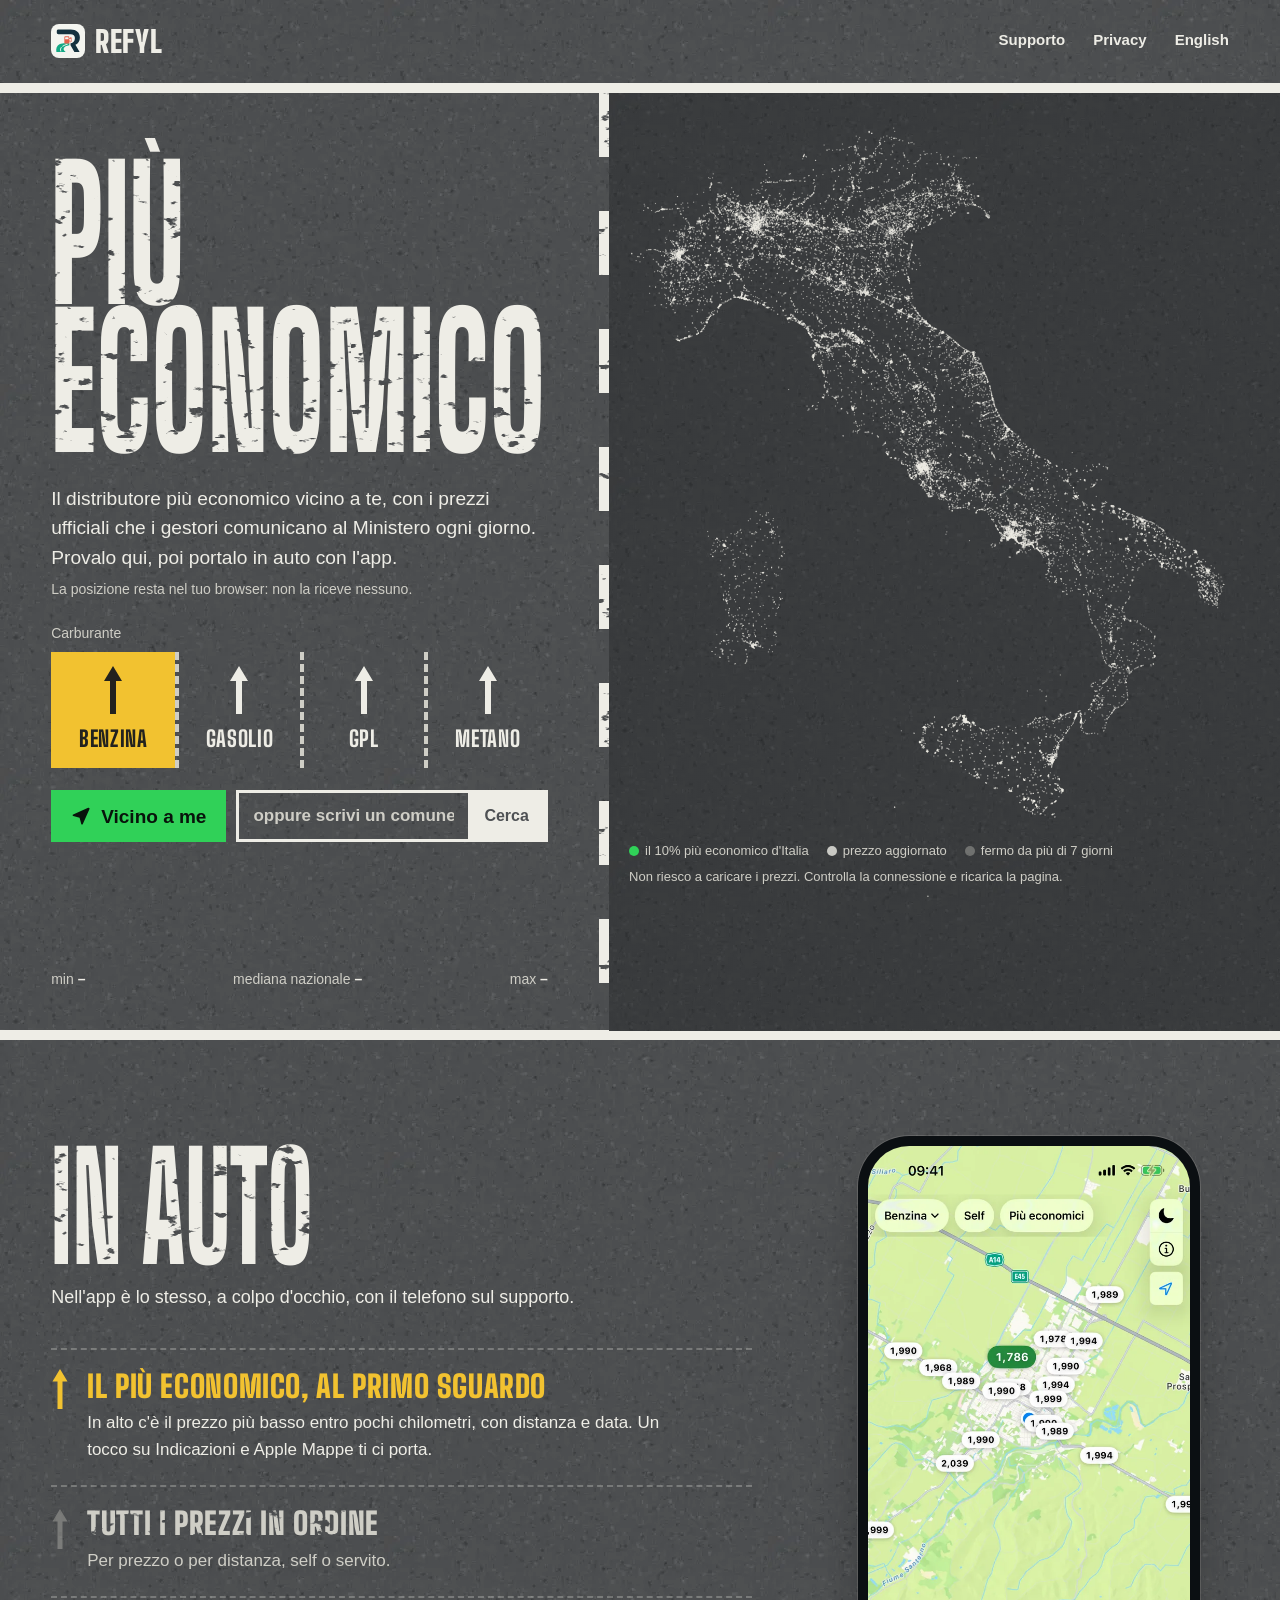
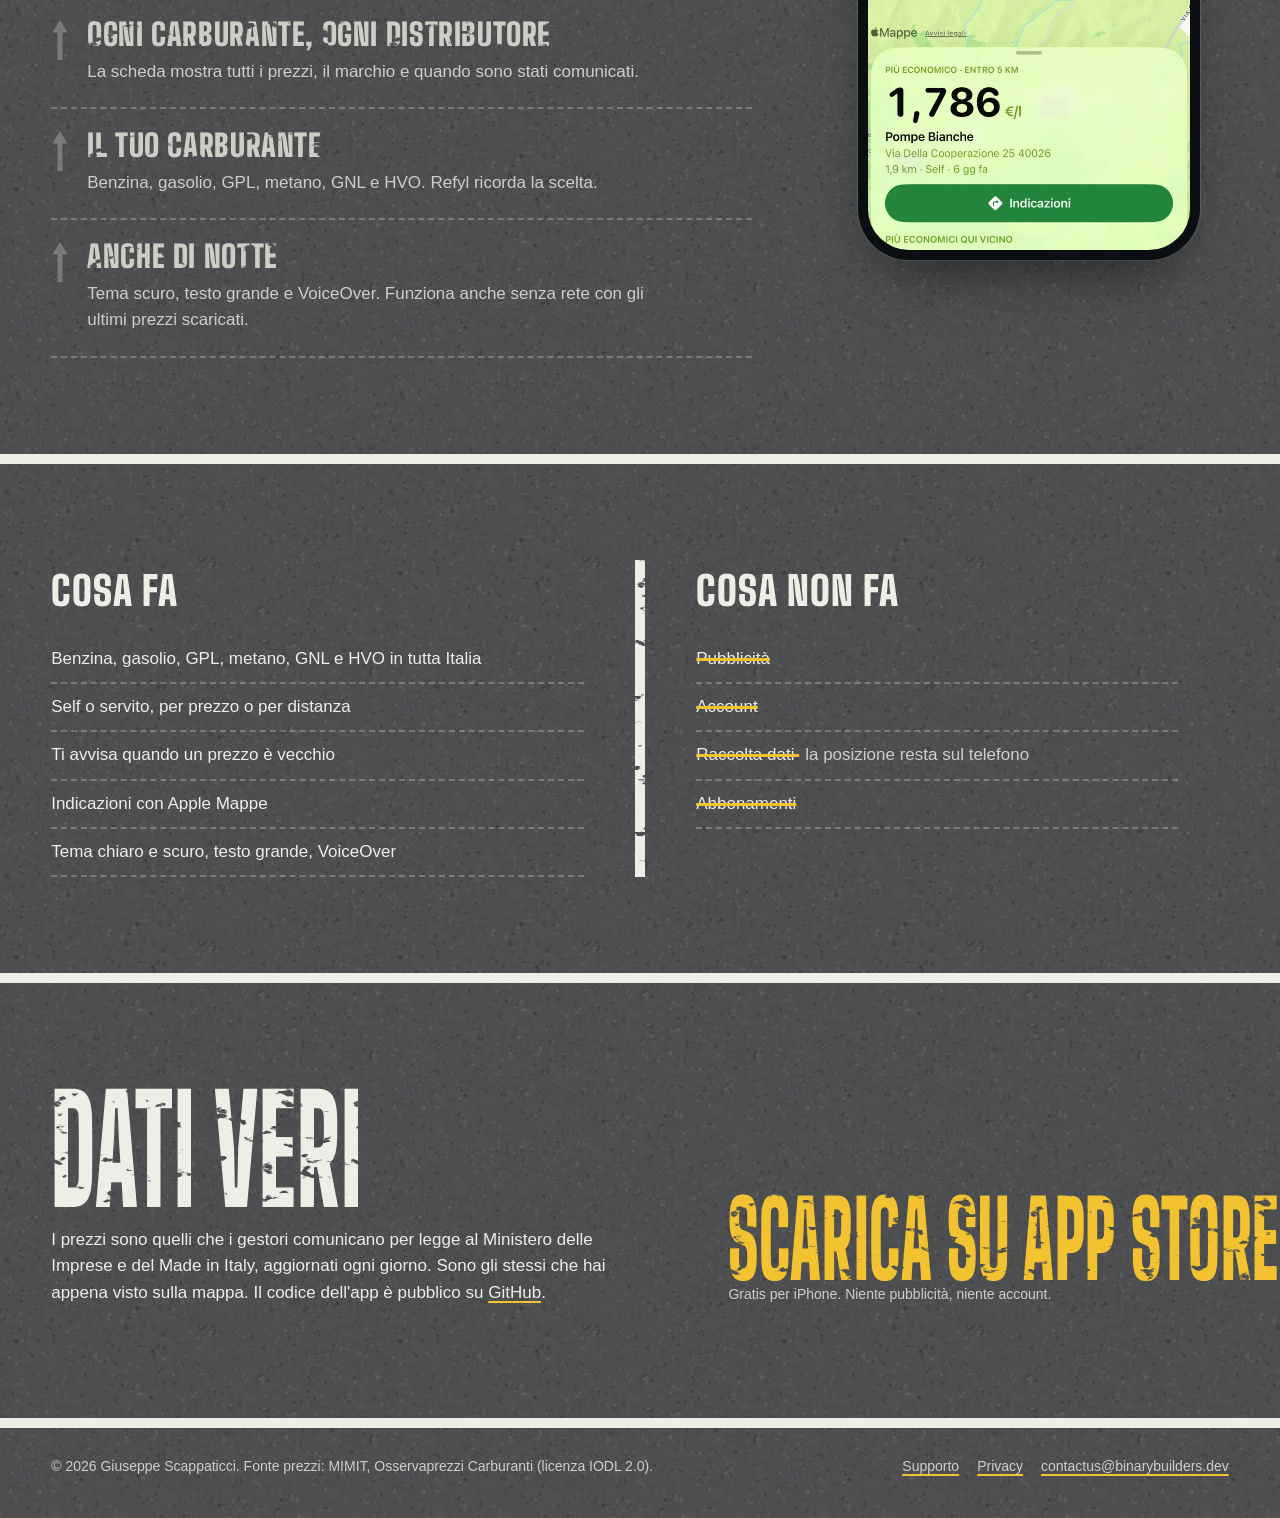
<file: index.html>
<!doctype html>
<html lang="it">
<head>
<meta charset="utf-8">
<meta name="viewport" content="width=device-width, initial-scale=1">
<title>Refyl: il distributore più economico vicino a te</title>
<meta name="description" content="Prova Refyl qui: scegli il carburante e trova il distributore più economico vicino a te con i prezzi ufficiali MIMIT di oggi. App gratuita per iPhone, senza pubblicità né account.">
<meta name="apple-itunes-app" content="app-id=6829368006">
<meta name="theme-color" content="#4E5154">
<link rel="alternate" hreflang="en" href="en/">
<link rel="icon" href="assets/icon.svg" type="image/svg+xml">
<link rel="apple-touch-icon" href="assets/apple-touch-icon.png">
<link rel="preload" href="assets/fonts/big-shoulders-display-latin-900.woff2" as="font" type="font/woff2" crossorigin>
<link rel="stylesheet" href="assets/site.css">
</head>
<body>
<a class="skip" href="#main">Vai al contenuto</a>
<header class="top">
  <a class="brand" href="./"><img src="assets/icon.svg" alt=""><span translate="no">Refyl</span></a>
  <nav aria-label="Pagine">
    <a href="supporto/">Supporto</a>
    <a href="privacy/">Privacy</a>
    <a href="en/" hreflang="en" lang="en">English</a>
  </nav>
</header>

<main id="main">
  <section class="road" aria-labelledby="hero-title">
    <div class="lane-l">
      <h1 id="hero-title" class="paint hero-word"><span class="stretch">Più<br>economico</span><span class="vh">: il distributore più economico vicino a te</span></h1>
      <p class="intro">Il distributore più economico vicino a te, con i prezzi ufficiali che i gestori comunicano al Ministero ogni giorno. Provalo qui, poi portalo in auto con l'app.
        <small>La posizione resta nel tuo browser: non la riceve nessuno.</small></p>

      <fieldset class="lanes">
        <legend>Carburante</legend>
        <label class="lane"><input type="radio" name="fuel" value="benzina" checked><span><svg viewBox="0 0 18 48" aria-hidden="true"><path d="M9 0 18 15h-6v33H6V15H0z"/></svg>Benzina</span></label>
        <label class="lane"><input type="radio" name="fuel" value="gasolio"><span><svg viewBox="0 0 18 48" aria-hidden="true"><path d="M9 0 18 15h-6v33H6V15H0z"/></svg>Gasolio</span></label>
        <label class="lane"><input type="radio" name="fuel" value="gpl"><span><svg viewBox="0 0 18 48" aria-hidden="true"><path d="M9 0 18 15h-6v33H6V15H0z"/></svg>GPL</span></label>
        <label class="lane"><input type="radio" name="fuel" value="metano"><span><svg viewBox="0 0 18 48" aria-hidden="true"><path d="M9 0 18 15h-6v33H6V15H0z"/></svg>Metano</span></label>
      </fieldset>

      <div class="ask">
        <button class="btn green" id="near-me" type="button"><svg viewBox="0 0 24 24" aria-hidden="true"><path d="M21.7 2.3a1 1 0 0 0-1.1-.2l-18 8a1 1 0 0 0 .1 1.9l7.6 2 2 7.6a1 1 0 0 0 1.9.1l8-18a1 1 0 0 0-.5-1.4z"/></svg>Vicino a me</button>
        <form class="city" id="city" role="search">
          <label class="vh" for="city-q">Comune</label>
          <input id="city-q" name="q" list="towns" placeholder="oppure scrivi un comune…" autocomplete="off" enterkeyhint="search">
          <datalist id="towns"></datalist>
          <button type="submit">Cerca</button>
        </form>
      </div>
      <p class="status" id="status" role="status" aria-live="polite"></p>

      <div class="best" id="best" hidden>
        <p class="paint price"><span class="stretch"><span id="best-price"></span><span class="unit">€/l</span></span></p>
        <h2 id="best-name"></h2>
        <div>
          <p id="best-addr"></p>
          <p id="best-age"></p>
          <p class="delta" id="best-delta"></p>
        </div>
        <a class="btn green go" id="best-go" href="#" target="_blank" rel="noopener">Indicazioni</a>
      </div>
      <ol class="results" id="results" aria-label="I più economici qui vicino" hidden></ol>

      <div class="rail">
        <canvas id="rail" aria-hidden="true"></canvas>
        <p><span>min <b id="rail-lo">–</b></span><span>mediana nazionale <b id="rail-mid">–</b></span><span>max <b id="rail-hi">–</b></span></p>
      </div>
    </div>

    <div class="centre" aria-hidden="true"></div>

    <div class="lane-r">
     <div class="map-wrap">
      <canvas id="map" role="img" aria-label="Mappa d'Italia fatta di tutti i distributori"></canvas>
      <div class="map-foot">
        <p class="legend" aria-hidden="true"><span><i style="background:#30D158"></i>il 10% più economico d'Italia</span><span><i style="background:rgba(238,237,230,.8)"></i>prezzo aggiornato</span><span><i style="background:rgba(238,237,230,.3)"></i>fermo da più di 7 giorni</span></p>
        <p class="loading" id="loading" aria-live="polite"></p>
      </div>
      <noscript><p class="loading">La mappa interattiva richiede JavaScript. L'app funziona anche senza.</p></noscript>
     </div>
    </div>
  </section>

  <section class="stretch-sec tour" aria-labelledby="app-title">
    <div class="tour-copy">
      <h2 id="app-title" class="paint sec-word"><span class="stretch">In auto</span></h2>
      <p class="sec-lead">Nell'app è lo stesso, a colpo d'occhio, con il telefono sul supporto.</p>
      <ol class="steps" aria-label="Cosa vedi nell'app">
        <li><button type="button" class="step" data-i="0" aria-current="step"><svg viewBox="0 0 18 48" aria-hidden="true"><path d="M9 0 18 15h-6v33H6V15H0z"/></svg><span><b>Il più economico, al primo sguardo</b>In alto c'è il prezzo più basso entro pochi chilometri, con distanza e data. Un tocco su Indicazioni e Apple Mappe ti ci porta.</span></button></li>
        <li><button type="button" class="step" data-i="1"><svg viewBox="0 0 18 48" aria-hidden="true"><path d="M9 0 18 15h-6v33H6V15H0z"/></svg><span><b>Tutti i prezzi in ordine</b>Per prezzo o per distanza, self o servito.</span></button></li>
        <li><button type="button" class="step" data-i="2"><svg viewBox="0 0 18 48" aria-hidden="true"><path d="M9 0 18 15h-6v33H6V15H0z"/></svg><span><b>Ogni carburante, ogni distributore</b>La scheda mostra tutti i prezzi, il marchio e quando sono stati comunicati.</span></button></li>
        <li><button type="button" class="step" data-i="3"><svg viewBox="0 0 18 48" aria-hidden="true"><path d="M9 0 18 15h-6v33H6V15H0z"/></svg><span><b>Il tuo carburante</b>Benzina, gasolio, GPL, metano, GNL e HVO. Refyl ricorda la scelta.</span></button></li>
        <li><button type="button" class="step" data-i="4"><svg viewBox="0 0 18 48" aria-hidden="true"><path d="M9 0 18 15h-6v33H6V15H0z"/></svg><span><b>Anche di notte</b>Tema scuro, testo grande e VoiceOver. Funziona anche senza rete con gli ultimi prezzi scaricati.</span></button></li>
      </ol>
    </div>
    <div class="tour-phone">
      <div class="phone">
        <img src="assets/screens/it/1-home.webp" width="640" height="1354" loading="lazy" decoding="async" alt="Mappa con i prezzi e il distributore più economico in evidenza" class="on">
        <img src="assets/screens/it/2-list.webp" width="640" height="1354" loading="lazy" decoding="async" alt="Lista dei distributori vicini ordinata per prezzo">
        <img src="assets/screens/it/3-detail.webp" width="640" height="1354" loading="lazy" decoding="async" alt="Scheda di un distributore con tutti i prezzi">
        <img src="assets/screens/it/4-fuels.webp" width="640" height="1354" loading="lazy" decoding="async" alt="Scelta del carburante: benzina, gasolio, GPL, metano e altri">
        <img src="assets/screens/it/5-dark.webp" width="640" height="1354" loading="lazy" decoding="async" alt="L'app con il tema scuro">
      </div>
      <p class="phone-cap" aria-hidden="true"></p>
    </div>
  </section>

  <section class="stretch-sec" aria-label="Cosa fa e cosa non fa">
    <div class="does">
      <div>
        <h3>Cosa fa</h3>
        <ul>
          <li>Benzina, gasolio, GPL, metano, GNL e HVO in tutta Italia</li>
          <li>Self o servito, per prezzo o per distanza</li>
          <li>Ti avvisa quando un prezzo è vecchio</li>
          <li>Indicazioni con Apple Mappe</li>
          <li>Tema chiaro e scuro, testo grande, VoiceOver</li>
        </ul>
      </div>
      <div class="solid" aria-hidden="true"></div>
      <div class="not">
        <h3>Cosa non fa</h3>
        <ul>
          <li>Pubblicità</li>
          <li>Account</li>
          <li>Raccolta dati <span>la posizione resta sul telefono</span></li>
          <li>Abbonamenti</li>
        </ul>
      </div>
    </div>
  </section>

  <section class="stretch-sec end" aria-labelledby="end-title">
    <div>
      <h2 id="end-title" class="paint sec-word"><span class="stretch">Dati veri</span></h2>
      <p>I prezzi sono quelli che i gestori comunicano per legge al Ministero delle Imprese e del Made in Italy, aggiornati ogni giorno. Sono gli stessi che hai appena visto sulla mappa. Il codice dell'app è pubblico su <a href="https://github.com/Leixien/FuelFinder_IOS">GitHub</a>.</p>
    </div>
    <div>
      <a class="paint soon" href="https://apps.apple.com/it/app/id6829368006"><span class="stretch">Scarica su App Store</span></a>
      <p class="store-note">Gratis per iPhone. Niente pubblicità, niente account.</p>
    </div>
  </section>
</main>

<footer>
  <p>© 2026 Giuseppe Scappaticci. Fonte prezzi: MIMIT, Osservaprezzi Carburanti (licenza IODL 2.0).</p>
  <nav aria-label="Link utili">
    <a href="supporto/">Supporto</a>
    <a href="privacy/">Privacy</a>
    <a href="mailto:contactus@binarybuilders.dev">contactus@binarybuilders.dev</a>
  </nav>
</footer>
<script src="assets/app.js"></script>
</body>
</html>
</file>
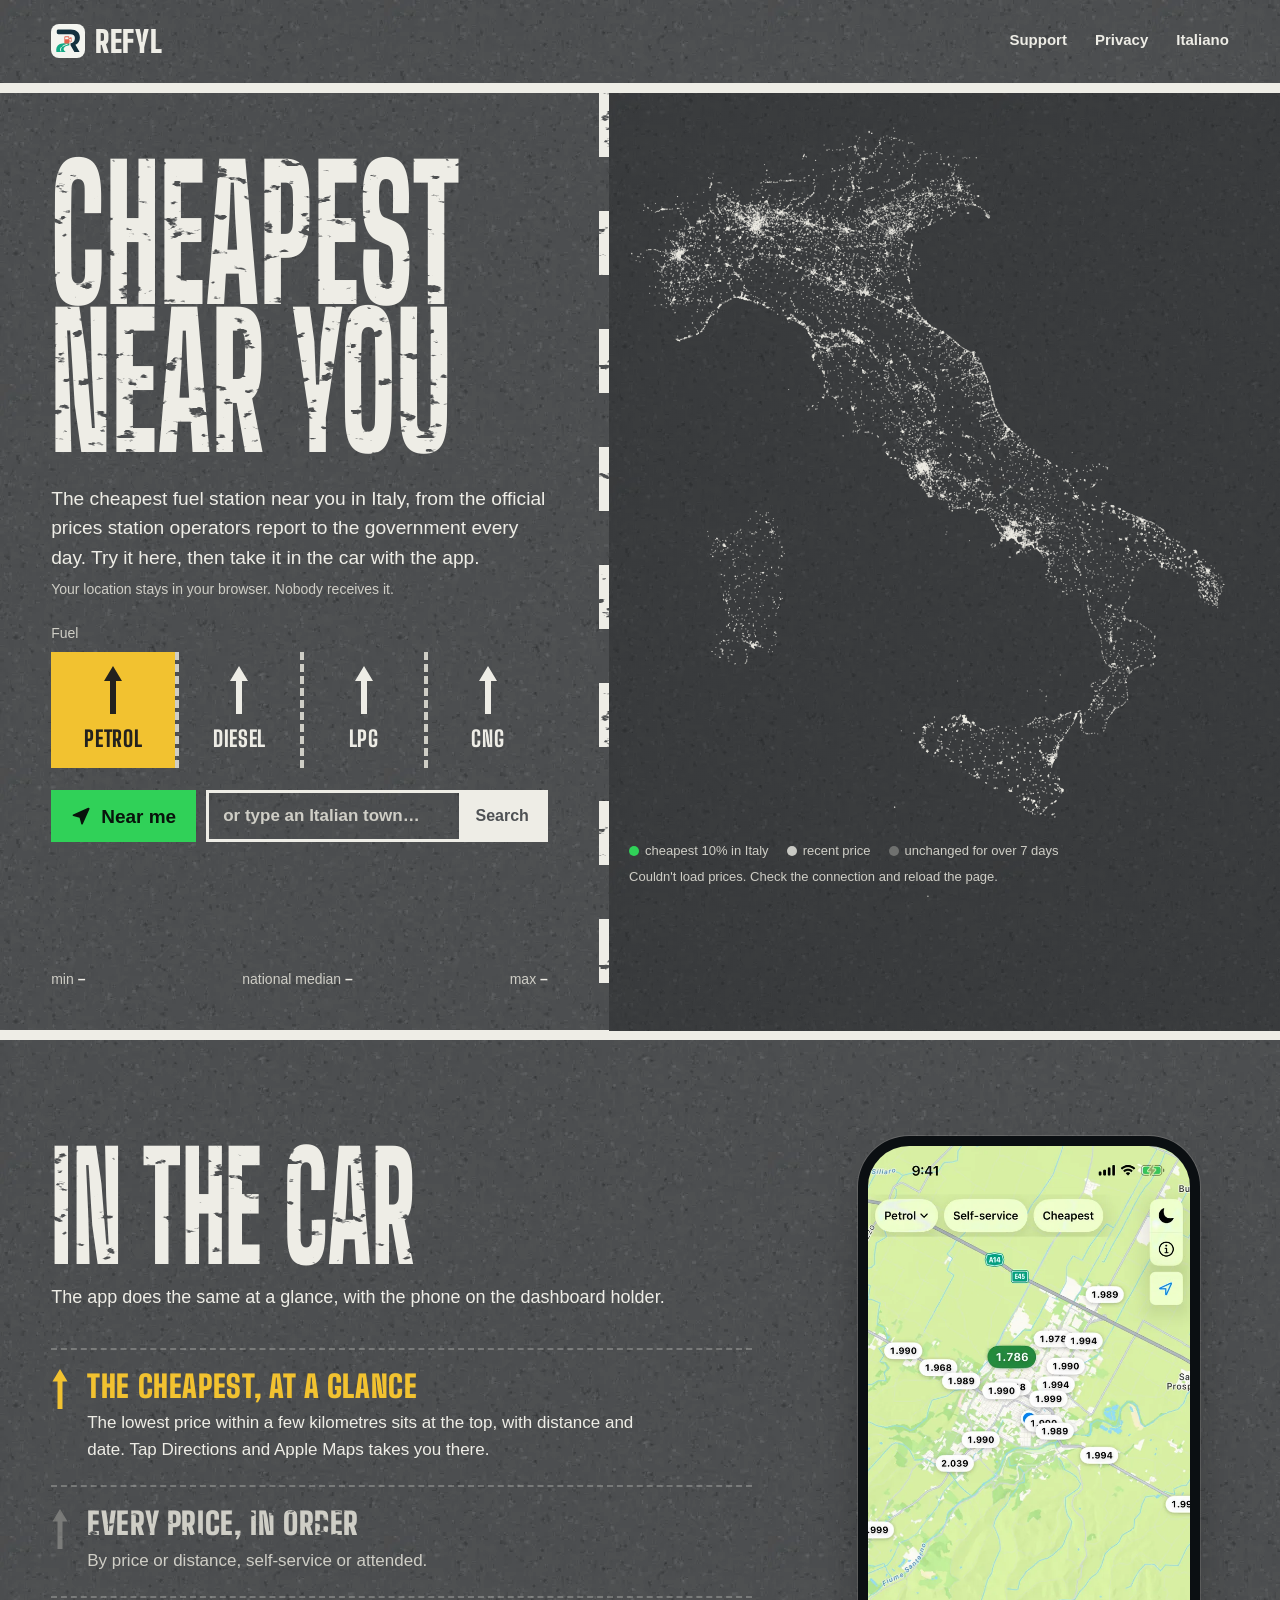
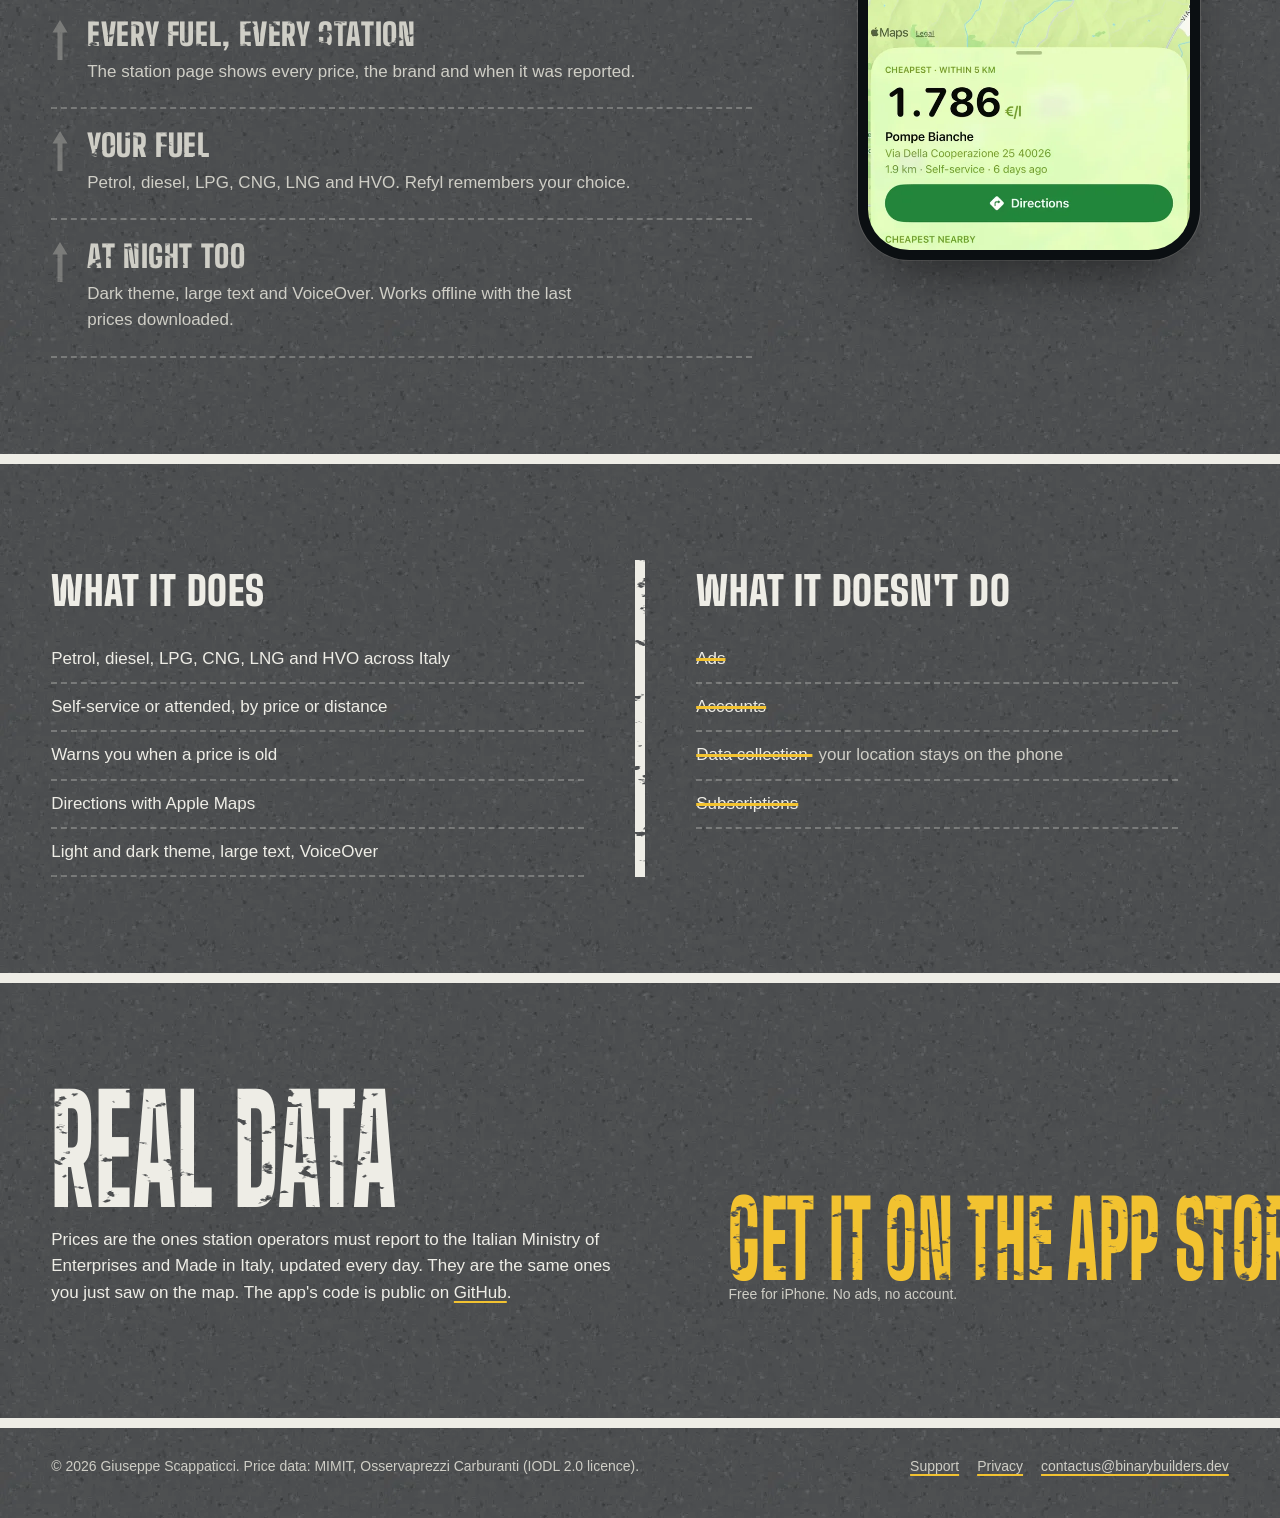
<file: en/index.html>
<!doctype html>
<html lang="en">
<head>
<meta charset="utf-8">
<meta name="viewport" content="width=device-width, initial-scale=1">
<title>Refyl: the cheapest fuel station near you in Italy</title>
<meta name="description" content="Try Refyl here: pick a fuel and find the cheapest station near you in Italy with today's official government prices. Free iPhone app, no ads, no account.">
<meta name="apple-itunes-app" content="app-id=6829368006">
<meta name="theme-color" content="#4E5154">
<link rel="alternate" hreflang="it" href="../">
<link rel="icon" href="../assets/icon.svg" type="image/svg+xml">
<link rel="apple-touch-icon" href="../assets/apple-touch-icon.png">
<link rel="preload" href="../assets/fonts/big-shoulders-display-latin-900.woff2" as="font" type="font/woff2" crossorigin>
<link rel="stylesheet" href="../assets/site.css">
</head>
<body>
<a class="skip" href="#main">Skip to content</a>
<header class="top">
  <a class="brand" href="./"><img src="../assets/icon.svg" alt=""><span translate="no">Refyl</span></a>
  <nav aria-label="Pages">
    <a href="support/">Support</a>
    <a href="privacy/">Privacy</a>
    <a href="../" hreflang="it" lang="it">Italiano</a>
  </nav>
</header>

<main id="main">
  <section class="road" aria-labelledby="hero-title">
    <div class="lane-l">
      <h1 id="hero-title" class="paint hero-word"><span class="stretch">Cheapest<br>near you</span><span class="vh">: the cheapest fuel station near you</span></h1>
      <p class="intro">The cheapest fuel station near you in Italy, from the official prices station operators report to the government every day. Try it here, then take it in the car with the app.
        <small>Your location stays in your browser. Nobody receives it.</small></p>

      <fieldset class="lanes">
        <legend>Fuel</legend>
        <label class="lane"><input type="radio" name="fuel" value="benzina" checked><span><svg viewBox="0 0 18 48" aria-hidden="true"><path d="M9 0 18 15h-6v33H6V15H0z"/></svg>Petrol</span></label>
        <label class="lane"><input type="radio" name="fuel" value="gasolio"><span><svg viewBox="0 0 18 48" aria-hidden="true"><path d="M9 0 18 15h-6v33H6V15H0z"/></svg>Diesel</span></label>
        <label class="lane"><input type="radio" name="fuel" value="gpl"><span><svg viewBox="0 0 18 48" aria-hidden="true"><path d="M9 0 18 15h-6v33H6V15H0z"/></svg>LPG</span></label>
        <label class="lane"><input type="radio" name="fuel" value="metano"><span><svg viewBox="0 0 18 48" aria-hidden="true"><path d="M9 0 18 15h-6v33H6V15H0z"/></svg>CNG</span></label>
      </fieldset>

      <div class="ask">
        <button class="btn green" id="near-me" type="button"><svg viewBox="0 0 24 24" aria-hidden="true"><path d="M21.7 2.3a1 1 0 0 0-1.1-.2l-18 8a1 1 0 0 0 .1 1.9l7.6 2 2 7.6a1 1 0 0 0 1.9.1l8-18a1 1 0 0 0-.5-1.4z"/></svg>Near me</button>
        <form class="city" id="city" role="search">
          <label class="vh" for="city-q">Town</label>
          <input id="city-q" name="q" list="towns" placeholder="or type an Italian town…" autocomplete="off" enterkeyhint="search">
          <datalist id="towns"></datalist>
          <button type="submit">Search</button>
        </form>
      </div>
      <p class="status" id="status" role="status" aria-live="polite"></p>

      <div class="best" id="best" hidden>
        <p class="paint price"><span class="stretch"><span id="best-price"></span><span class="unit">€/l</span></span></p>
        <h2 id="best-name"></h2>
        <div>
          <p id="best-addr"></p>
          <p id="best-age"></p>
          <p class="delta" id="best-delta"></p>
        </div>
        <a class="btn green go" id="best-go" href="#" target="_blank" rel="noopener">Directions</a>
      </div>
      <ol class="results" id="results" aria-label="Cheapest nearby" hidden></ol>

      <div class="rail">
        <canvas id="rail" aria-hidden="true"></canvas>
        <p><span>min <b id="rail-lo">–</b></span><span>national median <b id="rail-mid">–</b></span><span>max <b id="rail-hi">–</b></span></p>
      </div>
    </div>

    <div class="centre" aria-hidden="true"></div>

    <div class="lane-r">
     <div class="map-wrap">
      <canvas id="map" role="img" aria-label="Map of Italy made of every fuel station"></canvas>
      <div class="map-foot">
        <p class="legend" aria-hidden="true"><span><i style="background:#30D158"></i>cheapest 10% in Italy</span><span><i style="background:rgba(238,237,230,.8)"></i>recent price</span><span><i style="background:rgba(238,237,230,.3)"></i>unchanged for over 7 days</span></p>
        <p class="loading" id="loading" aria-live="polite"></p>
      </div>
      <noscript><p class="loading">The interactive map needs JavaScript.</p></noscript>
     </div>
    </div>
  </section>

  <section class="stretch-sec tour" aria-labelledby="app-title">
    <div class="tour-copy">
      <h2 id="app-title" class="paint sec-word"><span class="stretch">In the car</span></h2>
      <p class="sec-lead">The app does the same at a glance, with the phone on the dashboard holder.</p>
      <ol class="steps" aria-label="What you see in the app">
        <li><button type="button" class="step" data-i="0" aria-current="step"><svg viewBox="0 0 18 48" aria-hidden="true"><path d="M9 0 18 15h-6v33H6V15H0z"/></svg><span><b>The cheapest, at a glance</b>The lowest price within a few kilometres sits at the top, with distance and date. Tap Directions and Apple Maps takes you there.</span></button></li>
        <li><button type="button" class="step" data-i="1"><svg viewBox="0 0 18 48" aria-hidden="true"><path d="M9 0 18 15h-6v33H6V15H0z"/></svg><span><b>Every price, in order</b>By price or distance, self-service or attended.</span></button></li>
        <li><button type="button" class="step" data-i="2"><svg viewBox="0 0 18 48" aria-hidden="true"><path d="M9 0 18 15h-6v33H6V15H0z"/></svg><span><b>Every fuel, every station</b>The station page shows every price, the brand and when it was reported.</span></button></li>
        <li><button type="button" class="step" data-i="3"><svg viewBox="0 0 18 48" aria-hidden="true"><path d="M9 0 18 15h-6v33H6V15H0z"/></svg><span><b>Your fuel</b>Petrol, diesel, LPG, CNG, LNG and HVO. Refyl remembers your choice.</span></button></li>
        <li><button type="button" class="step" data-i="4"><svg viewBox="0 0 18 48" aria-hidden="true"><path d="M9 0 18 15h-6v33H6V15H0z"/></svg><span><b>At night too</b>Dark theme, large text and VoiceOver. Works offline with the last prices downloaded.</span></button></li>
      </ol>
    </div>
    <div class="tour-phone">
      <div class="phone">
        <img src="../assets/screens/en/1-home.webp" width="640" height="1354" loading="lazy" decoding="async" alt="Map with prices and the cheapest station highlighted" class="on">
        <img src="../assets/screens/en/2-list.webp" width="640" height="1354" loading="lazy" decoding="async" alt="Nearby stations sorted by price">
        <img src="../assets/screens/en/3-detail.webp" width="640" height="1354" loading="lazy" decoding="async" alt="Station page with every price">
        <img src="../assets/screens/en/4-fuels.webp" width="640" height="1354" loading="lazy" decoding="async" alt="Fuel picker: petrol, diesel, LPG, CNG and more">
        <img src="../assets/screens/en/5-dark.webp" width="640" height="1354" loading="lazy" decoding="async" alt="The app in dark theme">
      </div>
      <p class="phone-cap" aria-hidden="true"></p>
    </div>
  </section>

  <section class="stretch-sec" aria-label="What it does and doesn't do">
    <div class="does">
      <div>
        <h3>What it does</h3>
        <ul>
          <li>Petrol, diesel, LPG, CNG, LNG and HVO across Italy</li>
          <li>Self-service or attended, by price or distance</li>
          <li>Warns you when a price is old</li>
          <li>Directions with Apple Maps</li>
          <li>Light and dark theme, large text, VoiceOver</li>
        </ul>
      </div>
      <div class="solid" aria-hidden="true"></div>
      <div class="not">
        <h3>What it doesn't do</h3>
        <ul>
          <li>Ads</li>
          <li>Accounts</li>
          <li>Data collection <span>your location stays on the phone</span></li>
          <li>Subscriptions</li>
        </ul>
      </div>
    </div>
  </section>

  <section class="stretch-sec end" aria-labelledby="end-title">
    <div>
      <h2 id="end-title" class="paint sec-word"><span class="stretch">Real data</span></h2>
      <p>Prices are the ones station operators must report to the Italian Ministry of Enterprises and Made in Italy, updated every day. They are the same ones you just saw on the map. The app's code is public on <a href="https://github.com/Leixien/FuelFinder_IOS">GitHub</a>.</p>
    </div>
    <div>
      <a class="paint soon" href="https://apps.apple.com/app/id6829368006"><span class="stretch">Get it on the App Store</span></a>
      <p class="store-note">Free for iPhone. No ads, no account.</p>
    </div>
  </section>
</main>

<footer>
  <p>© 2026 Giuseppe Scappaticci. Price data: MIMIT, Osservaprezzi Carburanti (IODL 2.0 licence).</p>
  <nav aria-label="Links">
    <a href="support/">Support</a>
    <a href="privacy/">Privacy</a>
    <a href="mailto:contactus@binarybuilders.dev">contactus@binarybuilders.dev</a>
  </nav>
</footer>
<script src="../assets/app.js"></script>
</body>
</html>
</file>
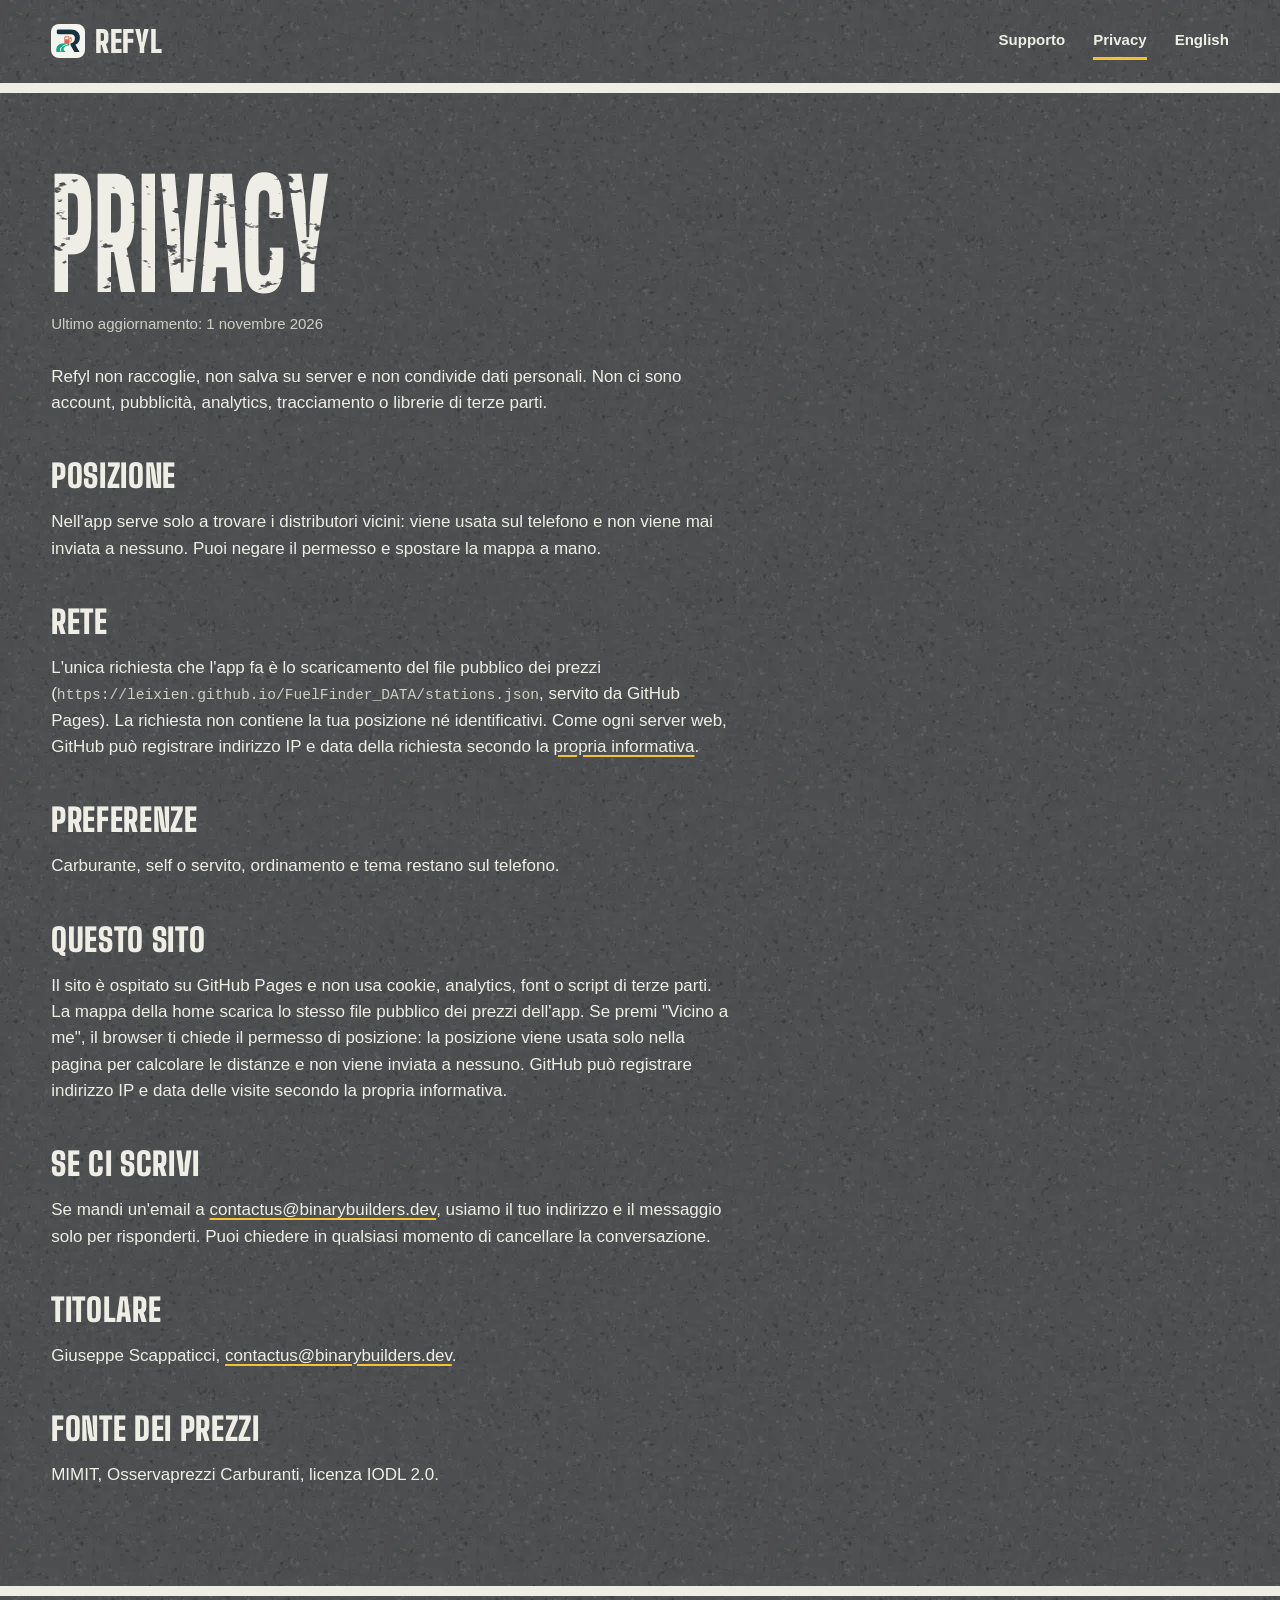
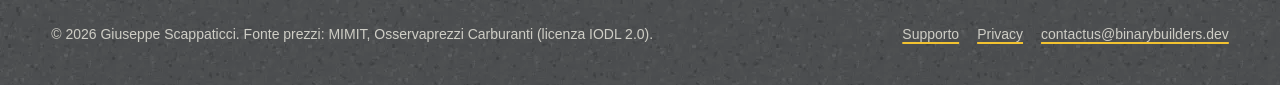
<file: privacy/index.html>
<!doctype html>
<html lang="it">
<head>
<meta charset="utf-8">
<meta name="viewport" content="width=device-width, initial-scale=1">
<title>Privacy | Refyl</title>
<meta name="description" content="Informativa privacy di Refyl: l'app non raccoglie dati personali.">
<meta name="theme-color" content="#4E5154">
<link rel="alternate" hreflang="en" href="../en/privacy/">
<link rel="icon" href="../assets/icon.svg" type="image/svg+xml">
<link rel="apple-touch-icon" href="../assets/apple-touch-icon.png">
<link rel="preload" href="../assets/fonts/big-shoulders-display-latin-900.woff2" as="font" type="font/woff2" crossorigin>
<link rel="stylesheet" href="../assets/site.css">
</head>
<body>
<a class="skip" href="#main">Vai al contenuto</a>
<header class="top">
  <a class="brand" href="../"><img src="../assets/icon.svg" alt=""><span translate="no">Refyl</span></a>
  <nav aria-label="Pagine">
    <a href="../supporto/">Supporto</a>
    <a href="./" aria-current="page">Privacy</a>
    <a href="../en/privacy/" hreflang="en" lang="en">English</a>
  </nav>
</header>
<main class="prose" id="main">
  <h1 class="paint sec-word"><span class="stretch">Privacy</span></h1>
  <p class="updated">Ultimo aggiornamento: 1 novembre 2026</p>
  <p>Refyl non raccoglie, non salva su server e non condivide dati personali. Non ci sono account, pubblicità, analytics, tracciamento o librerie di terze parti.</p>
  <h2>Posizione</h2>
  <p>Nell'app serve solo a trovare i distributori vicini: viene usata sul telefono e non viene mai inviata a nessuno. Puoi negare il permesso e spostare la mappa a mano.</p>
  <h2>Rete</h2>
  <p>L'unica richiesta che l'app fa è lo scaricamento del file pubblico dei prezzi (<code>https://leixien.github.io/FuelFinder_DATA/stations.json</code>, servito da GitHub Pages). La richiesta non contiene la tua posizione né identificativi. Come ogni server web, GitHub può registrare indirizzo IP e data della richiesta secondo la <a href="https://docs.github.com/site-policy/privacy-policies/github-general-privacy-statement">propria informativa</a>.</p>
  <h2>Preferenze</h2>
  <p>Carburante, self o servito, ordinamento e tema restano sul telefono.</p>
  <h2>Questo sito</h2>
  <p>Il sito è ospitato su GitHub Pages e non usa cookie, analytics, font o script di terze parti. La mappa della home scarica lo stesso file pubblico dei prezzi dell'app. Se premi "Vicino a me", il browser ti chiede il permesso di posizione: la posizione viene usata solo nella pagina per calcolare le distanze e non viene inviata a nessuno. GitHub può registrare indirizzo IP e data delle visite secondo la propria informativa.</p>
  <h2>Se ci scrivi</h2>
  <p>Se mandi un'email a <a href="mailto:contactus@binarybuilders.dev">contactus@binarybuilders.dev</a>, usiamo il tuo indirizzo e il messaggio solo per risponderti. Puoi chiedere in qualsiasi momento di cancellare la conversazione.</p>
  <h2>Titolare</h2>
  <p>Giuseppe Scappaticci, <a href="mailto:contactus@binarybuilders.dev">contactus@binarybuilders.dev</a>.</p>
  <h2>Fonte dei prezzi</h2>
  <p>MIMIT, Osservaprezzi Carburanti, licenza IODL 2.0.</p>
</main>
<footer>
  <p>© 2026 Giuseppe Scappaticci. Fonte prezzi: MIMIT, Osservaprezzi Carburanti (licenza IODL 2.0).</p>
  <nav aria-label="Link utili">
    <a href="../supporto/">Supporto</a>
    <a href="./">Privacy</a>
    <a href="mailto:contactus@binarybuilders.dev">contactus@binarybuilders.dev</a>
  </nav>
</footer>
</body>
</html>
</file>
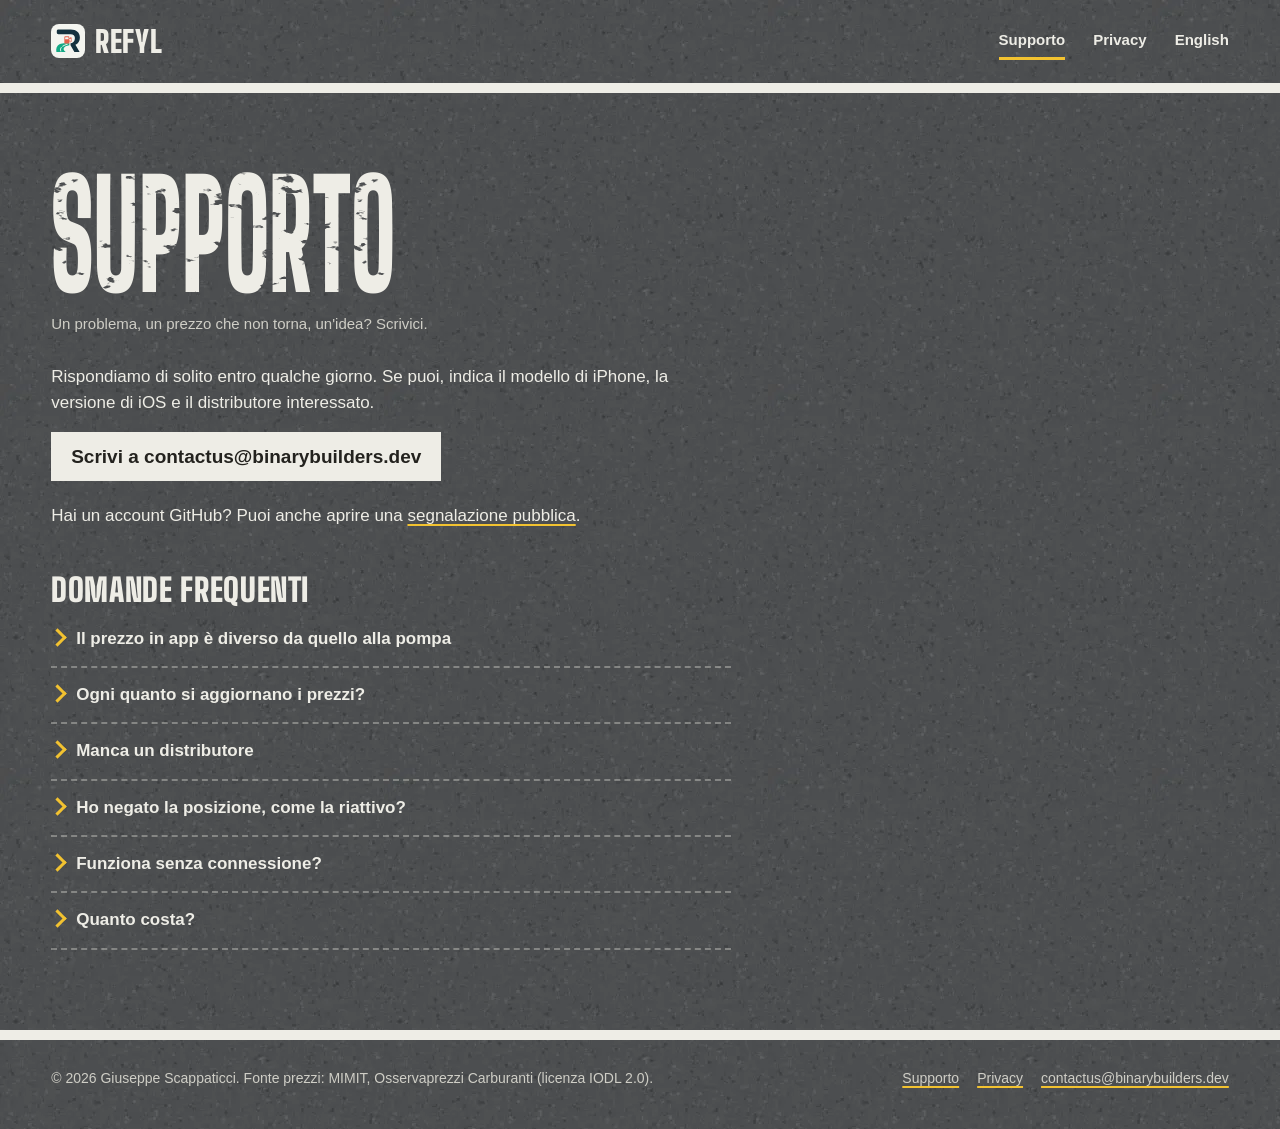
<file: supporto/index.html>
<!doctype html>
<html lang="it">
<head>
<meta charset="utf-8">
<meta name="viewport" content="width=device-width, initial-scale=1">
<title>Supporto | Refyl</title>
<meta name="description" content="Supporto di Refyl: domande frequenti e contatti.">
<meta name="theme-color" content="#4E5154">
<link rel="alternate" hreflang="en" href="../en/support/">
<link rel="icon" href="../assets/icon.svg" type="image/svg+xml">
<link rel="apple-touch-icon" href="../assets/apple-touch-icon.png">
<link rel="preload" href="../assets/fonts/big-shoulders-display-latin-900.woff2" as="font" type="font/woff2" crossorigin>
<link rel="stylesheet" href="../assets/site.css">
</head>
<body>
<a class="skip" href="#main">Vai al contenuto</a>
<header class="top">
  <a class="brand" href="../"><img src="../assets/icon.svg" alt=""><span translate="no">Refyl</span></a>
  <nav aria-label="Pagine">
    <a href="./" aria-current="page">Supporto</a>
    <a href="../privacy/">Privacy</a>
    <a href="../en/support/" hreflang="en" lang="en">English</a>
  </nav>
</header>
<main class="prose" id="main">
  <h1 class="paint sec-word"><span class="stretch">Supporto</span></h1>
  <p class="updated">Un problema, un prezzo che non torna, un'idea? Scrivici.</p>
  <div class="contact">
    <p>Rispondiamo di solito entro qualche giorno. Se puoi, indica il modello di iPhone, la versione di iOS e il distributore interessato.</p>
    <a class="btn" href="mailto:contactus@binarybuilders.dev?subject=Refyl">Scrivi a contactus@binarybuilders.dev</a>
  </div>
  <p>Hai un account GitHub? Puoi anche aprire una <a href="https://github.com/Leixien/FuelFinder_IOS/issues">segnalazione pubblica</a>.</p>
  <h2>Domande frequenti</h2>
  <details>
    <summary>Il prezzo in app è diverso da quello alla pompa</summary>
    <p>Refyl mostra il prezzo che il gestore ha comunicato al MIMIT. Se il gestore non lo aggiorna, il dato resta vecchio: in quel caso l'app lo segna in arancione con la data dell'ultima comunicazione.</p>
  </details>
  <details>
    <summary>Ogni quanto si aggiornano i prezzi?</summary>
    <p>Una volta al giorno, dai dati aperti del MIMIT. L'app scarica il file nuovo quando la apri.</p>
  </details>
  <details>
    <summary>Manca un distributore</summary>
    <p>Refyl mostra solo i distributori presenti nell'anagrafica del MIMIT. Se un impianto non c'è, il gestore non lo ha registrato o non comunica i prezzi.</p>
  </details>
  <details>
    <summary>Ho negato la posizione, come la riattivo?</summary>
    <p>Apri Impostazioni, poi Refyl, poi Posizione, e scegli “Mentre usi l'app”. Senza posizione l'app funziona lo stesso: sposta la mappa sulla zona che ti interessa.</p>
  </details>
  <details>
    <summary>Funziona senza connessione?</summary>
    <p>Sì, con gli ultimi prezzi scaricati. Quando torni online si aggiornano da soli.</p>
  </details>
  <details>
    <summary>Quanto costa?</summary>
    <p>Niente. Nessun abbonamento, nessun acquisto in app, nessuna pubblicità.</p>
  </details>
</main>
<footer>
  <p>© 2026 Giuseppe Scappaticci. Fonte prezzi: MIMIT, Osservaprezzi Carburanti (licenza IODL 2.0).</p>
  <nav aria-label="Link utili">
    <a href="./">Supporto</a>
    <a href="../privacy/">Privacy</a>
    <a href="mailto:contactus@binarybuilders.dev">contactus@binarybuilders.dev</a>
  </nav>
</footer>
</body>
</html>
</file>
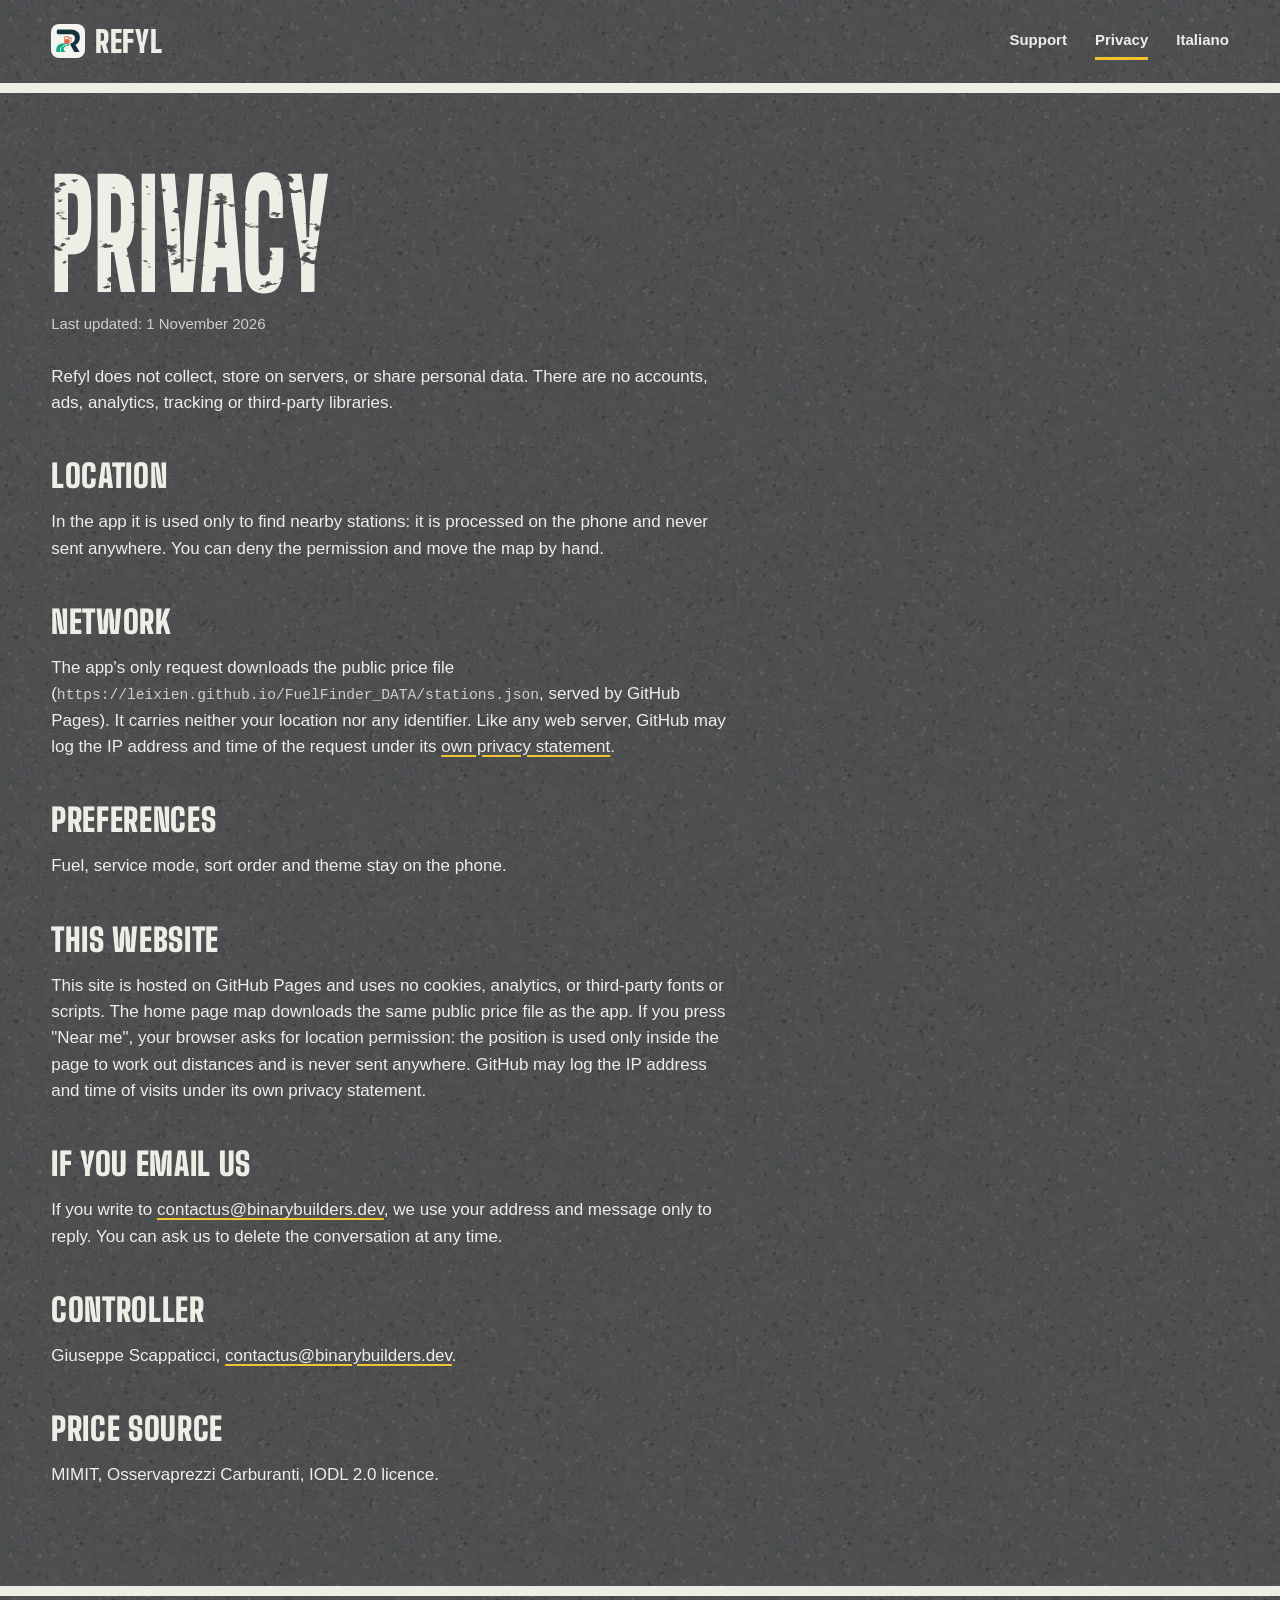
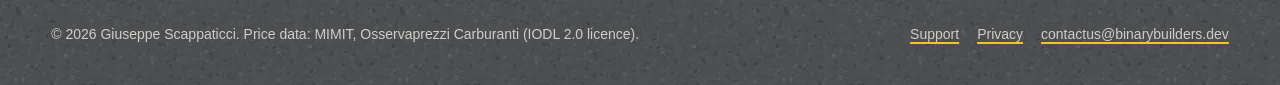
<file: en/privacy/index.html>
<!doctype html>
<html lang="en">
<head>
<meta charset="utf-8">
<meta name="viewport" content="width=device-width, initial-scale=1">
<title>Privacy | Refyl</title>
<meta name="description" content="Refyl privacy policy: the app collects no personal data.">
<meta name="theme-color" content="#4E5154">
<link rel="alternate" hreflang="it" href="../../privacy/">
<link rel="icon" href="../../assets/icon.svg" type="image/svg+xml">
<link rel="apple-touch-icon" href="../../assets/apple-touch-icon.png">
<link rel="preload" href="../../assets/fonts/big-shoulders-display-latin-900.woff2" as="font" type="font/woff2" crossorigin>
<link rel="stylesheet" href="../../assets/site.css">
</head>
<body>
<a class="skip" href="#main">Skip to content</a>
<header class="top">
  <a class="brand" href="../"><img src="../../assets/icon.svg" alt=""><span translate="no">Refyl</span></a>
  <nav aria-label="Pages">
    <a href="../support/">Support</a>
    <a href="./" aria-current="page">Privacy</a>
    <a href="../../privacy/" hreflang="it" lang="it">Italiano</a>
  </nav>
</header>
<main class="prose" id="main">
  <h1 class="paint sec-word"><span class="stretch">Privacy</span></h1>
  <p class="updated">Last updated: 1 November 2026</p>
  <p>Refyl does not collect, store on servers, or share personal data. There are no accounts, ads, analytics, tracking or third-party libraries.</p>
  <h2>Location</h2>
  <p>In the app it is used only to find nearby stations: it is processed on the phone and never sent anywhere. You can deny the permission and move the map by hand.</p>
  <h2>Network</h2>
  <p>The app's only request downloads the public price file (<code>https://leixien.github.io/FuelFinder_DATA/stations.json</code>, served by GitHub Pages). It carries neither your location nor any identifier. Like any web server, GitHub may log the IP address and time of the request under its <a href="https://docs.github.com/site-policy/privacy-policies/github-general-privacy-statement">own privacy statement</a>.</p>
  <h2>Preferences</h2>
  <p>Fuel, service mode, sort order and theme stay on the phone.</p>
  <h2>This website</h2>
  <p>This site is hosted on GitHub Pages and uses no cookies, analytics, or third-party fonts or scripts. The home page map downloads the same public price file as the app. If you press "Near me", your browser asks for location permission: the position is used only inside the page to work out distances and is never sent anywhere. GitHub may log the IP address and time of visits under its own privacy statement.</p>
  <h2>If you email us</h2>
  <p>If you write to <a href="mailto:contactus@binarybuilders.dev">contactus@binarybuilders.dev</a>, we use your address and message only to reply. You can ask us to delete the conversation at any time.</p>
  <h2>Controller</h2>
  <p>Giuseppe Scappaticci, <a href="mailto:contactus@binarybuilders.dev">contactus@binarybuilders.dev</a>.</p>
  <h2>Price source</h2>
  <p>MIMIT, Osservaprezzi Carburanti, IODL 2.0 licence.</p>
</main>
<footer>
  <p>© 2026 Giuseppe Scappaticci. Price data: MIMIT, Osservaprezzi Carburanti (IODL 2.0 licence).</p>
  <nav aria-label="Links">
    <a href="../support/">Support</a>
    <a href="./">Privacy</a>
    <a href="mailto:contactus@binarybuilders.dev">contactus@binarybuilders.dev</a>
  </nav>
</footer>
</body>
</html>
</file>
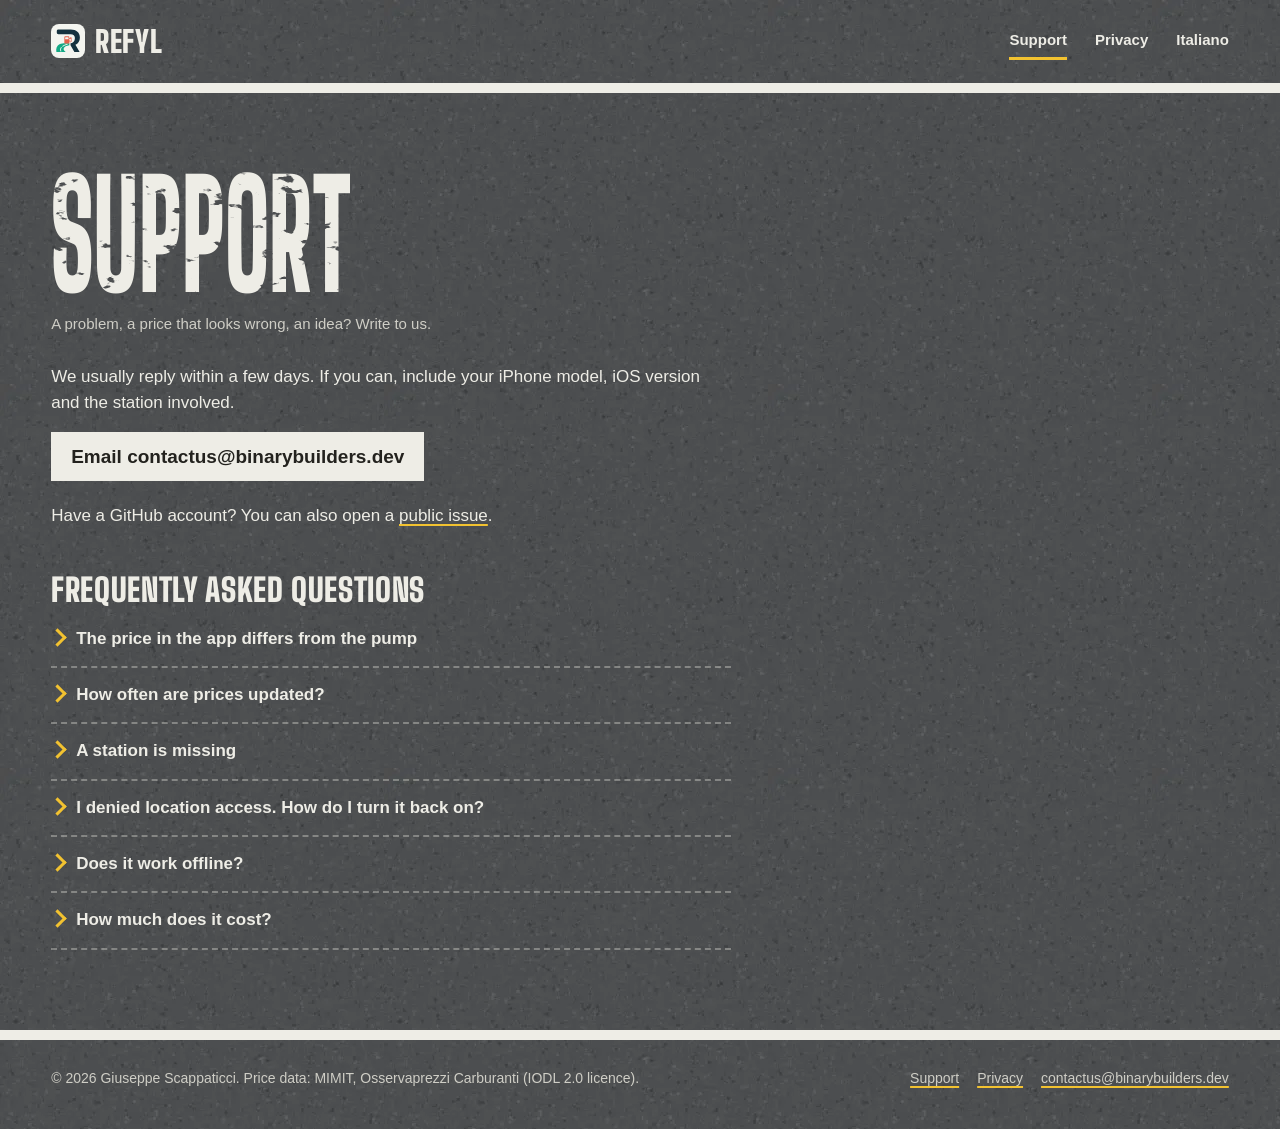
<file: en/support/index.html>
<!doctype html>
<html lang="en">
<head>
<meta charset="utf-8">
<meta name="viewport" content="width=device-width, initial-scale=1">
<title>Support | Refyl</title>
<meta name="description" content="Refyl support: frequently asked questions and contact.">
<meta name="theme-color" content="#4E5154">
<link rel="alternate" hreflang="it" href="../../supporto/">
<link rel="icon" href="../../assets/icon.svg" type="image/svg+xml">
<link rel="apple-touch-icon" href="../../assets/apple-touch-icon.png">
<link rel="preload" href="../../assets/fonts/big-shoulders-display-latin-900.woff2" as="font" type="font/woff2" crossorigin>
<link rel="stylesheet" href="../../assets/site.css">
</head>
<body>
<a class="skip" href="#main">Skip to content</a>
<header class="top">
  <a class="brand" href="../"><img src="../../assets/icon.svg" alt=""><span translate="no">Refyl</span></a>
  <nav aria-label="Pages">
    <a href="./" aria-current="page">Support</a>
    <a href="../privacy/">Privacy</a>
    <a href="../../supporto/" hreflang="it" lang="it">Italiano</a>
  </nav>
</header>
<main class="prose" id="main">
  <h1 class="paint sec-word"><span class="stretch">Support</span></h1>
  <p class="updated">A problem, a price that looks wrong, an idea? Write to us.</p>
  <div class="contact">
    <p>We usually reply within a few days. If you can, include your iPhone model, iOS version and the station involved.</p>
    <a class="btn" href="mailto:contactus@binarybuilders.dev?subject=Refyl">Email contactus@binarybuilders.dev</a>
  </div>
  <p>Have a GitHub account? You can also open a <a href="https://github.com/Leixien/FuelFinder_IOS/issues">public issue</a>.</p>
  <h2>Frequently asked questions</h2>
  <details>
    <summary>The price in the app differs from the pump</summary>
    <p>Refyl shows the price the operator reported to the Italian ministry (MIMIT). If the operator doesn't update it, the data stays old: the app then marks it in orange with the date of the last report.</p>
  </details>
  <details>
    <summary>How often are prices updated?</summary>
    <p>Once a day, from MIMIT's open data. The app downloads the new file when you open it.</p>
  </details>
  <details>
    <summary>A station is missing</summary>
    <p>Refyl only shows stations listed in MIMIT's registry. If a station isn't there, the operator hasn't registered it or doesn't report prices.</p>
  </details>
  <details>
    <summary>I denied location access. How do I turn it back on?</summary>
    <p>Open Settings, then Refyl, then Location, and choose “While Using the App”. Without location the app still works: move the map to the area you need.</p>
  </details>
  <details>
    <summary>Does it work offline?</summary>
    <p>Yes, with the last prices downloaded. They refresh on their own when you're back online.</p>
  </details>
  <details>
    <summary>How much does it cost?</summary>
    <p>Nothing. No subscription, no in-app purchases, no ads.</p>
  </details>
</main>
<footer>
  <p>© 2026 Giuseppe Scappaticci. Price data: MIMIT, Osservaprezzi Carburanti (IODL 2.0 licence).</p>
  <nav aria-label="Links">
    <a href="./">Support</a>
    <a href="../privacy/">Privacy</a>
    <a href="mailto:contactus@binarybuilders.dev">contactus@binarybuilders.dev</a>
  </nav>
</footer>
</body>
</html>
</file>
<file: assets/site.css>
/* Refyl: the carriageway seen from above. Asphalt ground, road paint, lanes. */
@font-face {
  font-family: "Road";
  src: url("fonts/big-shoulders-display-latin-900.woff2") format("woff2");
  font-weight: 900;
  font-display: swap;
}
@font-face {
  font-family: "Road";
  src: url("fonts/big-shoulders-display-latin-800.woff2") format("woff2");
  font-weight: 800;
  font-display: swap;
}

:root {
  --asphalt: #4E5154;
  --asphalt-deep: #313437;
  --paint: #EEEDE6;
  --paint-muted: #CFCEC6;
  --yellow: #F2C230;
  --on-yellow: #23221E;
  --green: #30D158;
  --on-green: #08130B;
  --stale: #FFBE5C;
  --line: 10px;
  --gutter: clamp(16px, 4vw, 56px);
  --road: "Road", "Arial Narrow", sans-serif;
  --text: -apple-system, BlinkMacSystemFont, "SF Pro Text", "Segoe UI", Roboto, "Helvetica Neue", Arial, sans-serif;
  --wear: url("data:image/svg+xml,%3Csvg xmlns='http://www.w3.org/2000/svg' width='300' height='300'%3E%3Cfilter id='w'%3E%3CfeTurbulence type='fractalNoise' baseFrequency='.045 .09' numOctaves='4' seed='7' stitchTiles='stitch'/%3E%3CfeColorMatrix values='0 0 0 0 0 0 0 0 0 0 0 0 0 0 0 -14 0 0 0 10.4'/%3E%3C/filter%3E%3Crect width='100%25' height='100%25' filter='url(%23w)'/%3E%3C/svg%3E");
  color-scheme: dark;
}

* { box-sizing: border-box; }
html { -webkit-text-size-adjust: 100%; scrollbar-color: var(--paint-muted) var(--asphalt-deep); }
body {
  margin: 0;
  background: var(--asphalt) url("asphalt.webp");
  color: var(--paint);
  font: 17px/1.55 var(--text);
}
::selection { background: var(--yellow); color: var(--on-yellow); }
a { color: var(--paint); text-decoration-color: var(--yellow); text-decoration-thickness: 2px; text-underline-offset: 0.2em; }
a:hover { color: var(--yellow); }
:focus-visible { outline: 3px solid var(--yellow); outline-offset: 3px; }
img { max-width: 100%; height: auto; display: block; }
.skip { position: absolute; left: 16px; top: -60px; z-index: 10; background: var(--yellow); color: var(--on-yellow); padding: 10px 14px; font-weight: 700; text-decoration: none; }
.skip:focus { top: 12px; }
.skip:hover { color: var(--on-yellow); }
h1, h2, h3, .step b { text-wrap: balance; }
p, li { text-wrap: pretty; }
a, button, label, input { -webkit-tap-highlight-color: transparent; touch-action: manipulation; }
.vh { position: absolute; width: 1px; height: 1px; overflow: hidden; clip: rect(0 0 0 0); white-space: nowrap; }

/* Painted lettering: stretched tall like words on the road, slightly worn */
.paint {
  padding-top: 0.12em;
  font-family: var(--road);
  font-weight: 900;
  text-transform: uppercase;
  line-height: 0.82;
  letter-spacing: 0.01em;
  color: var(--paint);
  -webkit-mask: var(--wear);
          mask: var(--wear);
}
.stretch { display: inline-block; transform: scaleY(1.65); transform-origin: 0 0; margin-bottom: 0.62em; }

/* Header: the kerb */
.top {
  display: flex; align-items: center; justify-content: space-between; gap: 16px;
  padding: 18px var(--gutter);
  border-bottom: var(--line) solid var(--paint);
}
.brand { display: flex; align-items: center; gap: 10px; text-decoration: none; }
.brand img { width: 34px; height: 34px; border-radius: 8px; }
.brand span { font-family: var(--road); font-weight: 900; font-size: 30px; letter-spacing: 0.02em; text-transform: uppercase; }
.top nav { display: flex; gap: clamp(12px, 2.4vw, 28px); font-size: 15px; font-weight: 600; }
.top nav a { text-decoration: none; padding: 6px 0; border-bottom: 3px solid transparent; }
.top nav a[aria-current] { border-bottom-color: var(--yellow); }

/* The road: two lanes separated by a dashed centre line */
.road {
  display: grid;
  grid-template-columns: minmax(0, 1fr) var(--line) minmax(0, 1.12fr);
  min-height: min(calc(100svh - 80px), 940px);
}
.centre { background: repeating-linear-gradient(var(--paint) 0 64px, transparent 64px 118px) 0 var(--drive, 0px); -webkit-mask: var(--wear); mask: var(--wear); }
.lane-l { padding: clamp(28px, 5vh, 64px) var(--gutter) 40px; display: flex; flex-direction: column; gap: 22px; }
.lane-r { position: relative; overflow: clip; background: linear-gradient(rgba(28, 30, 32, 0.4), rgba(28, 30, 32, 0.4)), url("asphalt.webp"); min-height: 520px; }

.hero-word { font-size: clamp(64px, 8.6vw, 128px); margin: 0; padding-top: 0.2em; }
.hero-word .stretch { margin-bottom: 1.1em; }
.intro { font-size: clamp(17px, 1.5vw, 20px); max-width: 32em; margin: 0; color: var(--paint); }
.intro small { display: block; margin-top: 6px; font-size: 14px; color: var(--paint-muted); }

/* Fuel lanes: radio inputs drawn as painted lanes with arrows */
.lanes { border: 0; padding: 0; margin: 0; display: grid; grid-template-columns: repeat(4, minmax(0, 1fr)); gap: 0; }
.lanes legend { font-size: 14px; color: var(--paint-muted); margin-bottom: 8px; padding: 0; }
.lane { position: relative; display: block; cursor: pointer; }
.lane + .lane { border-left: 4px dashed var(--paint-muted); }
.lane input { position: absolute; opacity: 0; inset: 0; cursor: pointer; }
.lane span {
  display: flex; flex-direction: column; align-items: center; gap: 8px;
  padding: 14px 6px 12px;
  font-family: var(--road); font-weight: 800; font-size: 22px; text-transform: uppercase; letter-spacing: 0.03em;
  transition: background-color 0.25s cubic-bezier(0.16, 1, 0.3, 1), color 0.25s;
}
.lane svg { width: 18px; height: 48px; fill: currentColor; transition: transform 0.35s cubic-bezier(0.16, 1, 0.3, 1); }
.lane:hover svg { transform: translateY(-4px); }
.lane input:checked + span { background: var(--yellow); color: var(--on-yellow); }
.lane input:focus-visible + span { outline: 3px solid var(--yellow); outline-offset: 3px; }

.ask { display: flex; flex-wrap: wrap; gap: 10px; align-items: stretch; }
.btn {
  display: inline-flex; align-items: center; justify-content: center; gap: 10px;
  font: 800 19px/1 var(--text);
  padding: 15px 20px; border: 0; cursor: pointer; text-decoration: none;
  background: var(--paint); color: var(--on-yellow);
  transition: transform 0.2s cubic-bezier(0.16, 1, 0.3, 1), background-color 0.2s;
}
.btn:hover { color: var(--on-yellow); background: var(--yellow); transform: translateY(-2px); }
.btn.green { background: var(--green); color: var(--on-green); }
.btn.green:hover { color: var(--on-green); background: var(--green); }
/* not a control: a works-zone word painted in yellow until the app is live */
.soon { margin: 0; font-size: clamp(28px, 9vw, 64px); white-space: nowrap; color: var(--yellow); }
.soon .stretch { margin-bottom: 0.55em; }
a.soon { display: inline-block; text-decoration: none; }
a.soon:hover, a.soon:focus-visible { color: var(--paint); }
.btn:active { transform: translateY(0); }
.btn[aria-busy="true"] { opacity: 0.7; cursor: progress; }
.btn svg { width: 20px; height: 20px; fill: currentColor; }
.city { display: flex; flex: 1 1 220px; min-width: 0; min-height: 52px; border: 3px solid var(--paint); }
.city input {
  flex: 1; min-width: 0; border: 0; background: transparent; color: var(--paint);
  font: 600 17px var(--text); padding: 0 14px; caret-color: var(--yellow);
}
.city input::placeholder { color: var(--paint-muted); }
.city input::-webkit-calendar-picker-indicator { display: none !important; }
.city input:focus { outline: none; }
.city:focus-within { border-color: var(--yellow); }
.city button { border: 0; background: var(--paint); color: var(--asphalt); font: 800 16px var(--text); padding: 0 16px; cursor: pointer; }
.city button:hover { background: var(--yellow); }

.status { min-height: 1.5em; margin: 0; font-size: 15px; color: var(--paint-muted); }
.status.err { color: var(--stale); }

/* Results: the cheapest nearby, painted like a road word, then the next ones */
.best[hidden], .results[hidden] { display: none; }
.best { display: grid; grid-template-columns: auto 1fr; gap: 4px 18px; align-items: end; }
.best .price { grid-row: span 2; font-size: clamp(76px, 7vw, 108px); color: var(--green); margin: 0; }
.best .price .stretch { margin-bottom: 0.5em; }
.best .unit { font-size: clamp(18px, 0.32em, 36px); margin-left: 4px; }
.best h2 { margin: 0; font-size: 21px; line-height: 1.2; }
.best p { margin: 0; color: var(--paint-muted); font-size: 15px; }
.delta { color: var(--paint); font-weight: 700; }
.go { margin-top: 6px; grid-column: 1 / -1; justify-self: start; }

.results { list-style: none; margin: 0; padding: 0; border-top: 4px solid var(--paint); }
.results li { border-bottom: 2px dashed var(--paint-muted); }
.results button {
  width: 100%; display: grid; grid-template-columns: 1fr auto; gap: 2px 12px; text-align: left;
  background: none; border: 0; color: var(--paint); padding: 10px 2px; cursor: pointer; font: inherit;
}
.results button:hover .n { color: var(--yellow); }
.results button[aria-current="true"] .p { color: var(--yellow); }
.results button[aria-current="true"] .n::before { content: ""; display: inline-block; width: 0; height: 0; margin-right: 8px; border-left: 6px solid transparent; border-right: 6px solid transparent; border-bottom: 10px solid var(--yellow); vertical-align: 1px; }
.results .n { font-weight: 650; font-size: 16px; }
.results .m { grid-column: 1; font-size: 14px; color: var(--paint-muted); }
.results .p { grid-row: 1 / span 2; grid-column: 2; align-self: center; font-family: var(--road); font-weight: 900; font-size: 34px; font-variant-numeric: tabular-nums; }
.stale-tag { color: var(--stale); }
.results .old .p { color: var(--paint-muted); -webkit-mask: var(--wear); mask: var(--wear); }

/* The price rail: every station on one line, cheapest at the left */
.rail { margin-top: auto; }
.rail canvas { width: 100%; height: 54px; display: block; }
.rail p { margin: 6px 0 0; font-size: 14px; color: var(--paint-muted); display: flex; justify-content: space-between; gap: 12px; flex-wrap: wrap; }
.rail b { color: var(--paint); font-variant-numeric: tabular-nums; }

/* Map: on desktop it stays in view beside the results while you scroll through them */
@media (min-width: 901px) {
  .map-wrap { position: sticky; top: 0; height: calc(100svh - 92px); min-height: 520px; }
}
/* Map */
#map { position: absolute; inset: 0; width: 100%; height: 100%; display: block; touch-action: manipulation; cursor: crosshair; transform-origin: 50% 70%; }
.road { transform-origin: 50% 100%; will-change: transform; }
.map-foot { position: absolute; left: 20px; right: 20px; bottom: 14px; display: flex; flex-direction: column; gap: 6px; pointer-events: none; }
.legend { margin: 0; display: flex; flex-wrap: wrap; gap: 6px 18px; font-size: 13px; color: var(--paint-muted); pointer-events: none; }
.legend i { display: inline-block; width: 10px; height: 10px; border-radius: 50%; margin-right: 6px; vertical-align: -1px; }
.loading { margin: 0; font-size: 13px; color: var(--paint-muted); }
.loading[hidden] { display: none; }

/* Sections below the fold: each one is a stretch of road between solid lines */
.stretch-sec { border-top: var(--line) solid var(--paint); padding: clamp(48px, 8vw, 96px) var(--gutter); }
.sec-word { font-size: clamp(54px, 7vw, 96px); margin: 0 0 8px; }
.sec-lead { max-width: 38em; margin: 0 0 36px; font-size: 18px; }

/* "In auto": one phone, five steps. Desktop: the phone stays while the steps scroll past. */
.tour { display: grid; grid-template-columns: minmax(0, 1fr) minmax(280px, 400px); gap: 32px clamp(32px, 6vw, 96px); align-items: start; }
.steps { list-style: none; margin: 8px 0 0; padding: 0; }
.step {
  display: grid; grid-template-columns: 18px 1fr; gap: 18px; align-items: start; width: 100%;
  padding: 22px 0; border: 0; border-top: 2px dashed rgba(238, 237, 230, 0.28); background: none;
  color: var(--paint-muted); font: inherit; text-align: left; cursor: pointer;
  transition: color 0.25s cubic-bezier(0.16, 1, 0.3, 1);
}
.steps li:last-child .step { border-bottom: 2px dashed rgba(238, 237, 230, 0.28); }
.step svg { width: 18px; height: 40px; fill: currentColor; opacity: 0.35; transition: opacity 0.25s, transform 0.35s cubic-bezier(0.16, 1, 0.3, 1); }
.step b { display: block; font-family: var(--road); font-weight: 900; text-transform: uppercase; font-size: clamp(26px, 2.4vw, 34px); line-height: 1; letter-spacing: 0.02em; margin-bottom: 8px; color: var(--paint-muted); }
.step span { max-width: 34em; }
/* inactive steps read as worn paint, all text stays above 4.5:1 */
.step:not([aria-current]) b { -webkit-mask: var(--wear); mask: var(--wear); }
.step:hover, .step[aria-current] { color: var(--paint); }
.step[aria-current] b { color: var(--yellow); } /* selected = works yellow, 4.8:1 on asphalt */
.step[aria-current] svg { opacity: 1; color: var(--yellow); transform: translateY(-3px); }
.tour-phone { position: sticky; top: 10vh; width: min(100%, 38vh); justify-self: center; }
.phone {
  position: relative; aspect-ratio: 640 / 1354; border-radius: 15% / 7%; overflow: hidden;
  background: #0B0F12; border: 10px solid #0B0F12;
  box-shadow: 0 30px 60px -24px rgba(0, 0, 0, 0.55), 0 0 0 1px rgba(238, 237, 230, 0.16);
}
.phone img { position: absolute; inset: 0; width: 100%; height: 100%; object-fit: cover; object-position: top; opacity: 0; transition: opacity 0.45s cubic-bezier(0.16, 1, 0.3, 1); }
.phone img.on { opacity: 1; }
.phone { scroll-margin-top: 20px; }
.phone-cap { display: none; margin: 14px 0 0; text-align: center; font-family: var(--road); font-weight: 900; text-transform: uppercase; font-size: 24px; line-height: 1; letter-spacing: 0.02em; color: var(--yellow); }

.does { display: grid; grid-template-columns: 1fr var(--line) 1fr; }
.does > div { padding: 0 clamp(20px, 4vw, 56px); }
.does > div:first-child { padding-left: 0; }
.does .solid { background: var(--paint); -webkit-mask: var(--wear); mask: var(--wear); padding: 0; }
.does h3 { font-family: var(--road); font-weight: 900; text-transform: uppercase; font-size: 40px; letter-spacing: 0.02em; margin: 0 0 14px; }
.does ul { list-style: none; margin: 0; padding: 0; }
.does li { padding: 10px 0; border-bottom: 2px dashed rgba(238, 237, 230, 0.28); }
.not li { text-decoration: line-through; text-decoration-color: var(--yellow); text-decoration-thickness: 3px; }
.not li span { text-decoration: none; display: inline-block; color: var(--paint-muted); margin-left: 6px; }

.end { display: grid; grid-template-columns: minmax(0, 1.2fr) minmax(0, 1fr); gap: 32px clamp(32px, 6vw, 80px); align-items: end; }
.end p { margin: 0 0 16px; max-width: 34em; }
.store-note { font-size: 14px; color: var(--paint-muted); margin-top: 10px; }

/* Read pages: privacy and support */
.prose { padding: clamp(36px, 6vw, 72px) var(--gutter) 80px; }
.prose > * { max-width: 680px; }
.prose .sec-word { max-width: none; }
.prose h2 { font-family: var(--road); font-weight: 900; text-transform: uppercase; font-size: 32px; letter-spacing: 0.02em; margin: 44px 0 6px; line-height: 1; }
.prose .updated { color: var(--paint-muted); font-size: 15px; margin: 0 0 28px; }
.prose code { font-size: 0.86em; overflow-wrap: anywhere; color: var(--paint-muted); }
.contact { margin: 8px 0 22px; }
.contact p { margin: 0 0 16px; }
details { border-bottom: 2px dashed rgba(238, 237, 230, 0.35); padding: 14px 0; }
details summary { cursor: pointer; font-weight: 650; list-style: none; display: flex; gap: 12px; align-items: baseline; }
details summary::-webkit-details-marker { display: none; }
details summary::before { content: ""; flex: none; width: 10px; height: 10px; border-right: 3px solid var(--yellow); border-bottom: 3px solid var(--yellow); transform: rotate(-45deg); transition: transform 0.25s cubic-bezier(0.16, 1, 0.3, 1); }
details[open] summary::before { transform: rotate(45deg); }
details p { margin: 10px 0 0 22px; color: var(--paint-muted); }

footer { border-top: var(--line) solid var(--paint); padding: 28px var(--gutter) 40px; font-size: 14px; color: var(--paint-muted); display: flex; flex-wrap: wrap; justify-content: space-between; gap: 12px 28px; }
footer p { margin: 0; max-width: 46em; }
footer nav { display: flex; flex-wrap: wrap; gap: 18px; }
footer a { color: var(--paint-muted); }

@media (max-width: 900px) {
  .road { grid-template-columns: 1fr; min-height: 0; }
  .centre { height: var(--line); background: repeating-linear-gradient(90deg, var(--paint) 0 48px, transparent 48px 88px) var(--drive, 0px) 0; }
  .lane-r { min-height: 0; }
  .map-wrap { display: flex; flex-direction: column; }
  #map { position: relative; inset: auto; height: 112vw; max-height: 620px; }
  .map-foot { position: static; padding: 4px 20px 18px; }
  .rail { margin-top: 8px; }
  .does { grid-template-columns: 1fr; gap: 36px; }
  .does .solid { height: var(--line); }
  .does > div { padding: 0; }
  .end { grid-template-columns: 1fr; }
  .tour { grid-template-columns: 1fr; }
  .tour-phone { position: static; order: -1; width: min(300px, 78vw); margin: 0 auto; }
  .phone-cap { display: block; }
  .tour-copy { display: contents; }
  .tour .sec-word { order: -3; }
  .tour .sec-lead { order: -2; }
  .step { padding: 16px 0; }
}
@media (max-width: 480px) {
  .lane span { font-size: 17px; padding: 12px 2px 10px; }
  .lane svg { height: 38px; }
  .top nav { font-size: 14px; }
  .brand span { font-size: 26px; }
}
@media (prefers-reduced-motion: reduce) {
  *, *::before, *::after { transition-duration: 0.01ms !important; animation-duration: 0.01ms !important; }
}
</file>
